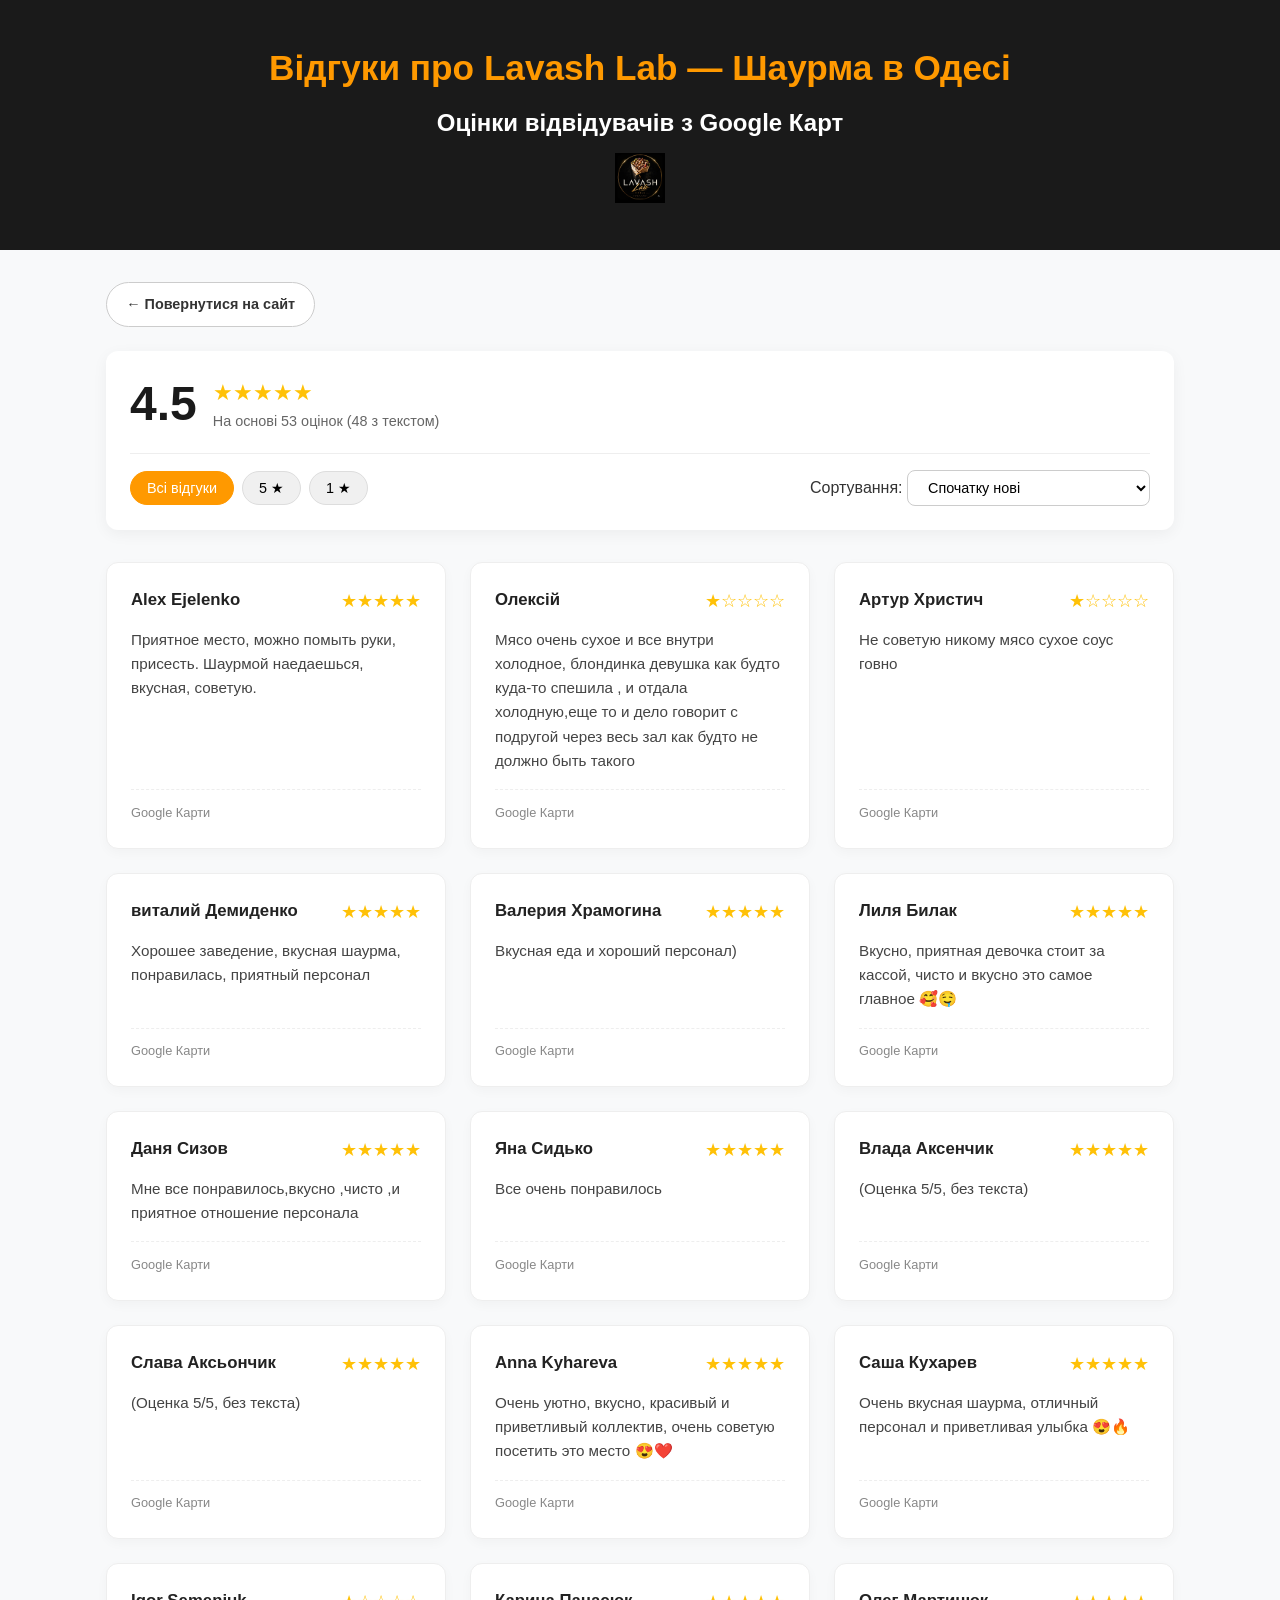
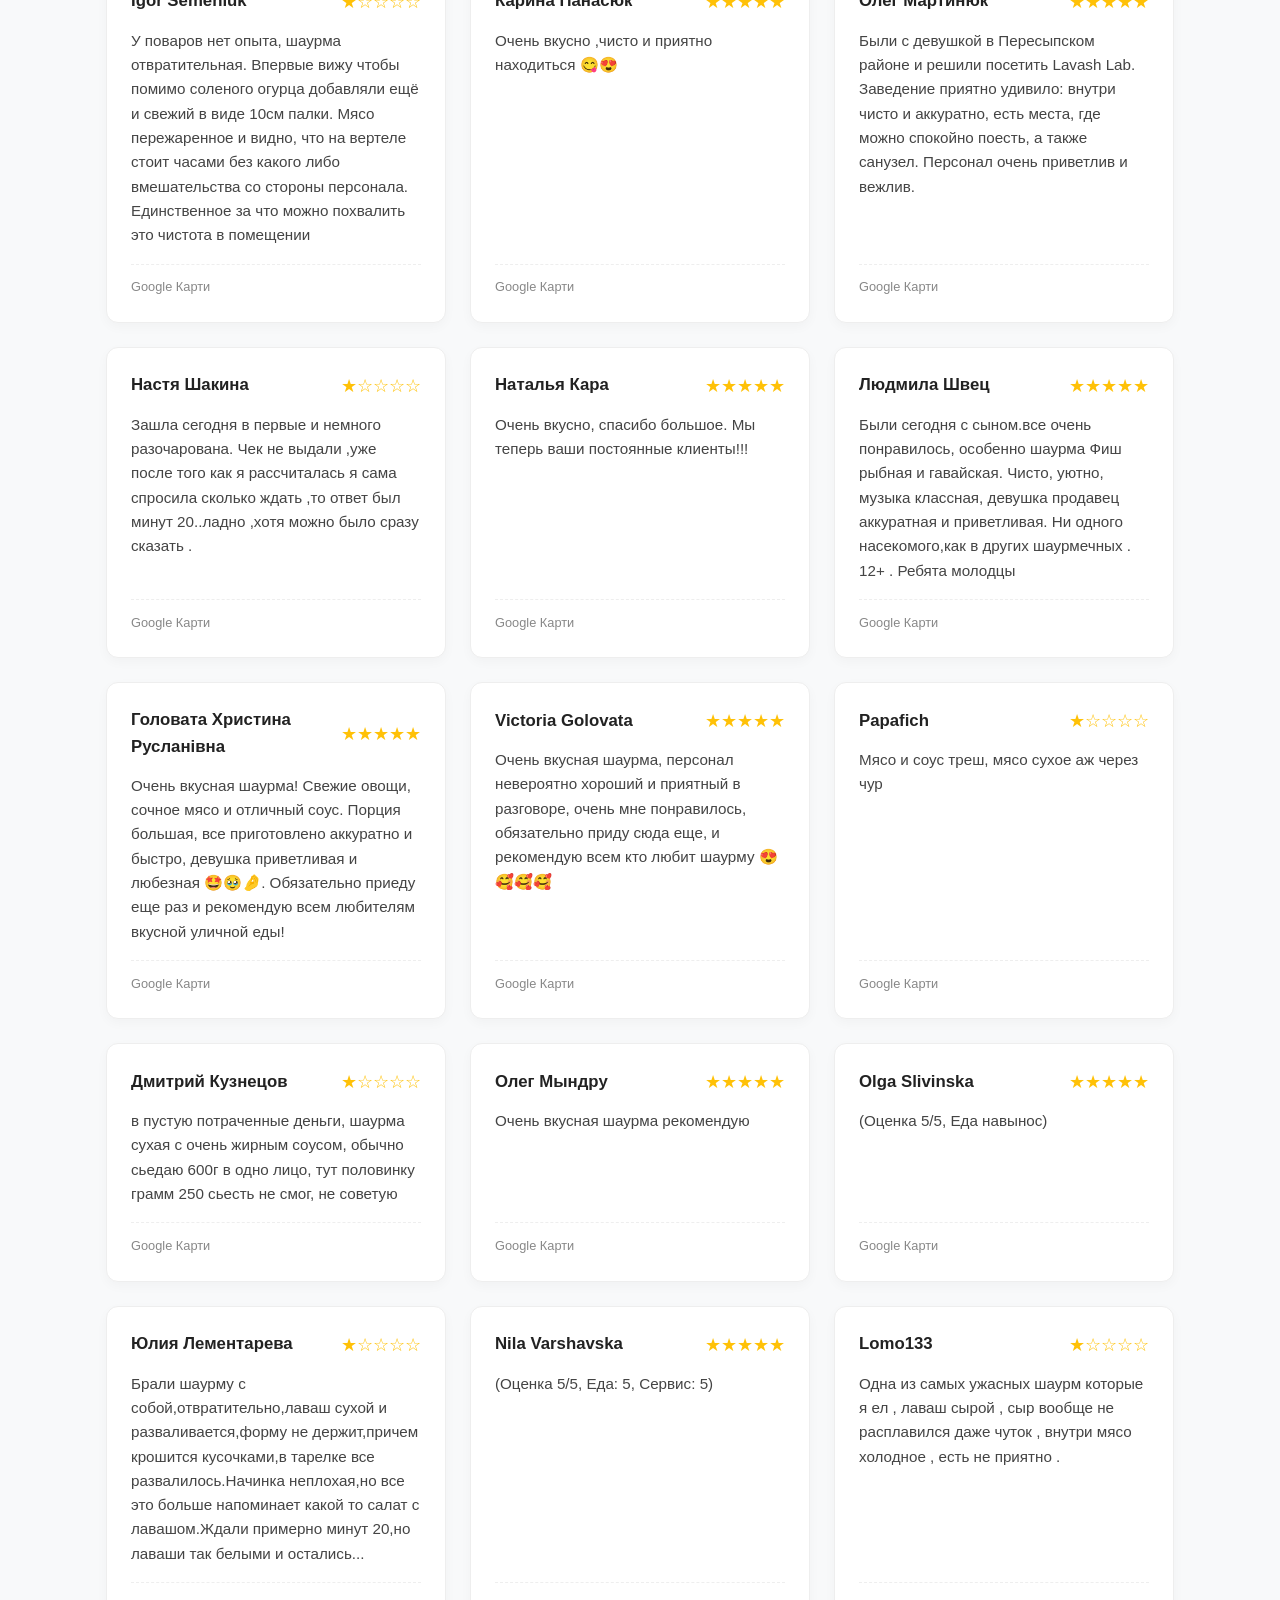
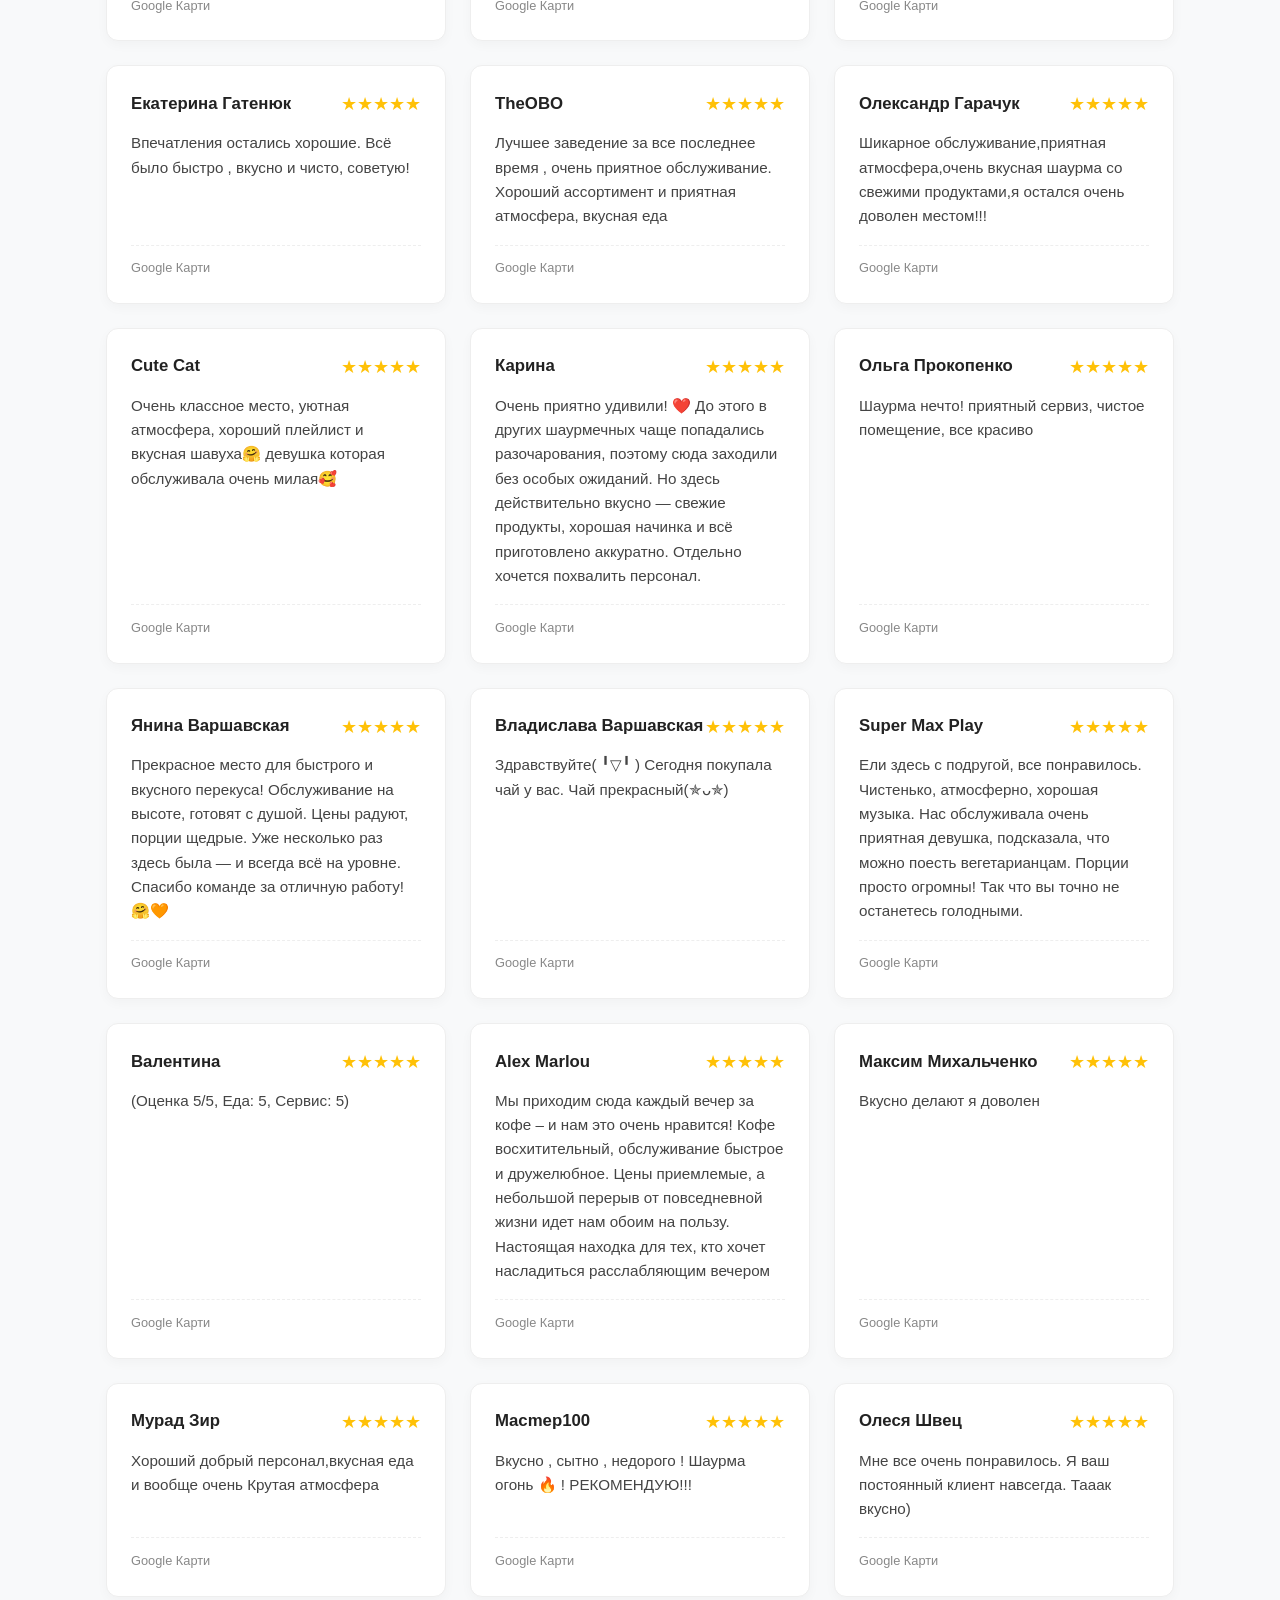
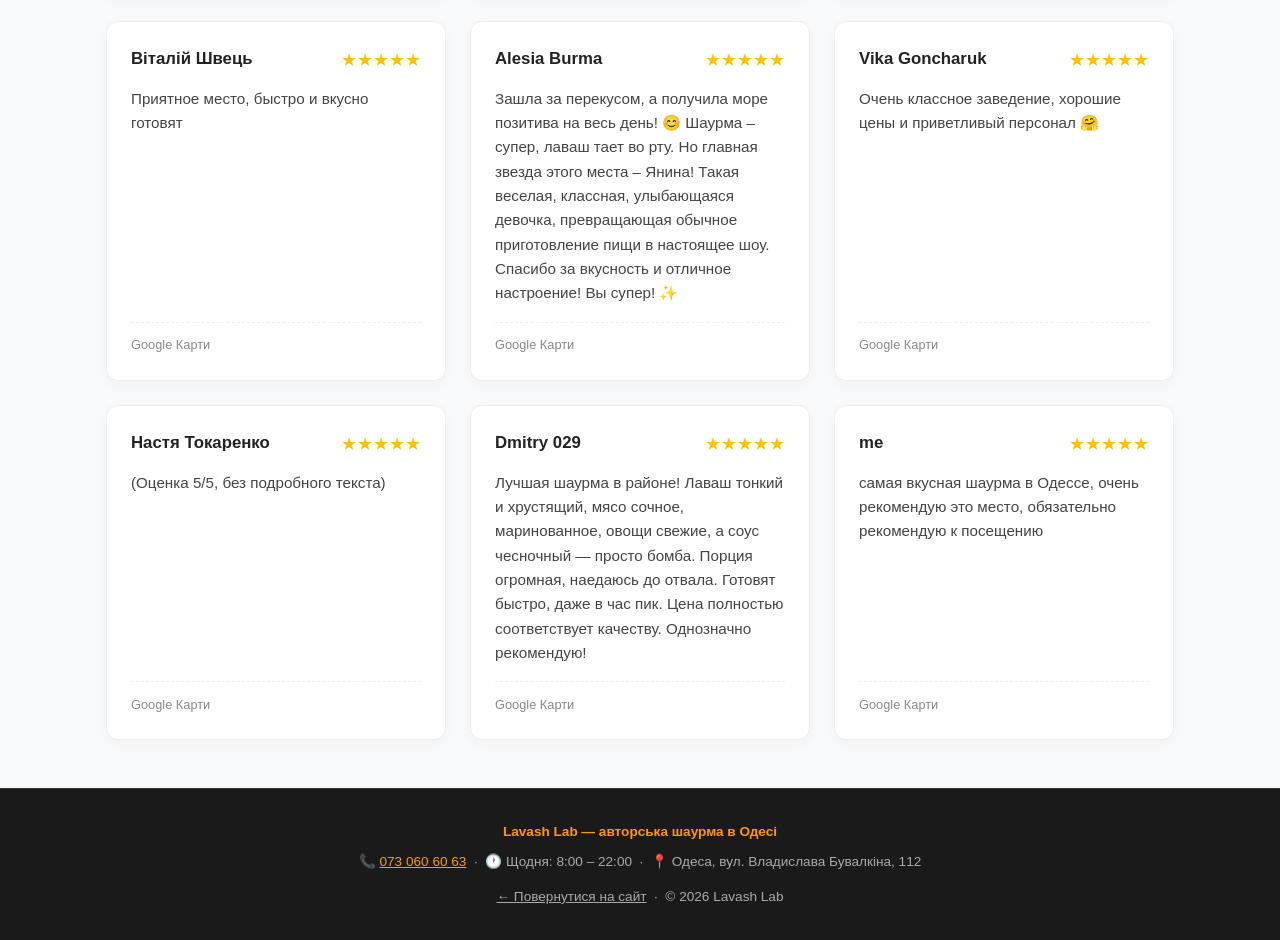
<file: reviews.html>
<!doctype html>
<html lang="uk">
  <head>
    <meta charset="UTF-8" />
    <meta name="viewport" content="width=device-width, initial-scale=1.0" />
    <title>Відгуки про Lavash Lab — Шаурма в Одесі | Оцінки гостей</title>
    <meta
      name="description"
      content="Читайте реальні відгуки гостей про авторську шаурму Lavash Lab в Одесі. Оцінка 4.5 на основі відгуків з Google Карт."
    />
    <meta name="robots" content="index, follow" />
    <link rel="canonical" href="https://lavashlab.od.ua/reviews.html" />
    <link rel="icon" href="logo.jpg" />


    <!-- Структурированные данные: рейтинг для расширенного сниппета -->
    <script type="application/ld+json">
    {
      "@context": "https://schema.org",
      "@type": "Restaurant",
      "name": "Lavash Lab",
      "url": "https://lavashlab.od.ua/reviews.html",
      "telephone": "+380730606063",
      "address": { "@type": "PostalAddress", "streetAddress": "вул. Владислава Бувалкіна, 112", "addressLocality": "Одеса", "addressCountry": "UA" },
            "geo": {
        "@type": "GeoCoordinates",
        "latitude": 46.58889064866462,
        "longitude": 30.7941801773346
      },
      "aggregateRating": { "@type": "AggregateRating", "ratingValue": "4.5", "reviewCount": "53" }
    }
    </script>
    <!-- Open Graph (для соцмереж та месенджерів) -->
    <meta
      property="og:title"
      content="Відгуки про Lavash Lab — Авторська шаурма"
    />
    <meta
      property="og:description"
      content="Дізнайтесь, що кажуть гості про наш лаваш, соуси та обслуговування. Середня оцінка 4.5 зірочок!"
    />
    <meta property="og:image" content="https://lavashlab.od.ua/logo.jpg" />
    <meta property="og:url" content="https://lavashlab.od.ua/reviews.html" />
    <meta property="og:type" content="website" />

    <!-- Twitter Cards -->
    <meta name="twitter:card" content="summary" />
    <meta name="twitter:title" content="Відгуки гостей — Lavash Lab Одеса" />
    <meta
      name="twitter:description"
      content="Реальні відгуки відвідувачів Lavash Lab з Google Карт."
    />
    <meta name="twitter:image" content="https://lavashlab.od.ua/logo.jpg" />
    <style>
      * {
        box-sizing: border-box;
        margin: 0;
        padding: 0;
      }

      body {
        font-family: "Segoe UI", Tahoma, Geneva, Verdana, sans-serif;
        background-color: #f8f9fa;
        color: #333;
        line-height: 1.6;
      }

      header {
        background-color: #1a1a1a;
        color: #fff;
        padding: 2.5rem 1rem;
        text-align: center;
        position: relative;
      }

      header h1 {
        font-size: clamp(1.4rem, 4vw, 2.2rem);
        max-width: 900px;
        margin: 0 auto;
        margin-bottom: 0.5rem;
        color: #ff9900;
      }

      /* Кнопка "На главную" */
      .btn-back {
        display: inline-flex;
        align-items: center;
        gap: 0.5rem;
        color: #fff;
        background: rgba(255, 255, 255, 0.1);
        text-decoration: none;
        padding: 0.6rem 1.2rem;
        border-radius: 25px;
        font-size: 0.9rem;
        font-weight: 600;
        transition: all 0.2s ease;
        border: 1px solid rgba(255, 255, 255, 0.2);
      }

      .btn-back:hover {
        background: #ff9900;
        color: #fff;
        border-color: #ff9900;
      }

      header .btn-back {
        position: absolute;
        left: 1.5rem;
        top: 50%;
        transform: translateY(-50%);
      }

      .top-nav {
        margin-bottom: 1.5rem;
      }

      .top-nav .btn-back {
        color: #333;
        background: #fff;
        border: 1px solid #ccc;
      }

      .top-nav .btn-back:hover {
        color: #fff;
        background: #ff9900;
        border-color: #ff9900;
      }

      .container {
        max-width: 1100px;
        margin: 2rem auto;
        padding: 0 1rem;
      }

      /* Панель управления (Рейтинг, Фильтры, Сортировка) */
      .controls-panel {
        background: #fff;
        border-radius: 12px;
        padding: 1.5rem;
        box-shadow: 0 4px 15px rgba(0, 0, 0, 0.05);
        margin-bottom: 2rem;
        display: flex;
        flex-direction: column;
        gap: 1.2rem;
      }

      .rating-summary {
        display: flex;
        align-items: center;
        gap: 1rem;
      }

      .score-number {
        font-size: 3rem;
        font-weight: bold;
        color: #1a1a1a;
        line-height: 1;
      }

      .stars-total {
        color: #ffc107;
        font-size: 1.4rem;
      }

      .total-reviews {
        color: #666;
        font-size: 0.9rem;
      }

      .filter-sort-wrapper {
        display: flex;
        justify-content: space-between;
        align-items: center;
        flex-wrap: wrap;
        gap: 1rem;
        border-top: 1px solid #eee;
        padding-top: 1rem;
      }

      .filter-buttons {
        display: flex;
        gap: 0.5rem;
        flex-wrap: wrap;
      }

      .btn-filter {
        background: #f0f0f0;
        border: 1px solid #ddd;
        padding: 0.5rem 1rem;
        border-radius: 20px;
        cursor: pointer;
        font-size: 0.9rem;
        transition: all 0.2s ease;
      }

      .btn-filter.active,
      .btn-filter:hover {
        background: #ff9900;
        color: #fff;
        border-color: #ff9900;
      }

      .sort-group select {
        padding: 0.5rem 1rem;
        border-radius: 8px;
        border: 1px solid #ccc;
        font-size: 0.9rem;
        outline: none;
        background: #fff;
        cursor: pointer;
      }

      /* Сетка отзывов */
      .reviews-grid {
        display: grid;
        grid-template-columns: repeat(auto-fill, minmax(320px, 1fr));
        gap: 1.5rem;
      }

      .review-card {
        background: #fff;
        border-radius: 12px;
        padding: 1.5rem;
        box-shadow: 0 4px 12px rgba(0, 0, 0, 0.03);
        display: flex;
        flex-direction: column;
        justify-content: space-between;
        border: 1px solid #eee;
        transition: transform 0.2s ease;
      }

      .review-card:hover {
        transform: translateY(-3px);
      }

      .review-header {
        display: flex;
        justify-content: space-between;
        align-items: center;
        margin-bottom: 0.8rem;
      }

      .author-name {
        font-weight: bold;
        font-size: 1.05rem;
        color: #222;
      }

      .card-stars {
        color: #ffc107;
        font-size: 1.1rem;
      }

      .review-body {
        font-size: 0.95rem;
        color: #444;
        margin-bottom: 1rem;
        word-wrap: break-word;
      }

      .review-footer {
        font-size: 0.8rem;
        color: #888;
        display: flex;
        justify-content: space-between;
        border-top: 1px dashed #eee;
        padding-top: 0.8rem;
      }

      .no-reviews {
        text-align: center;
        grid-column: 1 / -1;
        padding: 3rem;
        color: #777;
      }

      .header-logo {
        max-height: 50px;
        margin-top: 10px;
      }

      @media (max-width: 600px) {
        header .btn-back {
          position: static;
          transform: none;
          margin-bottom: 1rem;
        }
      }
    </style>
  </head>
  <body>
    <header>
      <h1>Відгуки про Lavash Lab — Шаурма в Одесі</h1>
      <h2>Оцінки відвідувачів з Google Карт</h2>
      <img
        src="logo.jpg"
        alt="Lavash Lab - Відгуки гостей"
        class="header-logo"
      />
    </header>

    <div class="container">
      <div class="top-nav">
        <a href="index.html" class="btn-back">← Повернутися на сайт</a>
      </div>

      <!-- Панель управления -->
      <div class="controls-panel">
        <div class="rating-summary">
          <div class="score-number">4.5</div>
          <div>
            <div class="stars-total">★★★★★</div>
            <div class="total-reviews">На основі 53 оцінок (48 з текстом)</div>
          </div>
        </div>

        <div class="filter-sort-wrapper">
          <div class="filter-buttons">
            <button
              class="btn-filter active"
              onclick="filterReviews('all', this)"
            >
              Всі відгуки
            </button>
            <button class="btn-filter" onclick="filterReviews(5, this)">
              5 ★
            </button>
            <button class="btn-filter" onclick="filterReviews(1, this)">
              1 ★
            </button>
          </div>

          <div class="sort-group">
            <label for="sortSelect">Сортування: </label>
            <select id="sortSelect" onchange="sortReviews()">
              <option value="newest">Спочатку нові</option>
              <option value="oldest">Спочатку старі</option>
              <option value="highest">Спочатку з високою оцінкою</option>
              <option value="lowest">Спочатку з низькою оцінкою</option>
            </select>
          </div>
        </div>
      </div>

      <!-- Контейнер отзывов -->
      <div class="reviews-grid" id="reviewsGrid"></div>
    </div>


    <footer style="background: #1a1a1a; color: #aaa; text-align: center; padding: 2rem 1rem; font-size: 0.85rem; border-top: 1px solid #333; margin-top: 3rem;">
      <p style="color: #ff9900; font-weight: bold; margin-bottom: 0.5rem;">Lavash Lab — авторська шаурма в Одесі</p>
      <p>📞 <a href="tel:0730606063" style="color: #ff9900;">073 060 60 63</a> &nbsp;·&nbsp; 🕐 Щодня: 8:00 – 22:00 &nbsp;·&nbsp; 📍 Одеса, вул. Владислава Бувалкіна, 112</p>
      <p style="margin-top: 0.8rem;"><a href="index.html" style="color: #aaa;">← Повернутися на сайт</a> &nbsp;·&nbsp; © 2026 Lavash Lab</p>
    </footer>

    <script>
      // Все 48 отзывов с текстом из списка
      const reviewsData = [
        {
          id: 1,
          author: "me",
          rating: 5,
          text: "самая вкусная шаурма в Одессе, очень рекомендую это место, обязательно рекомендую к посещению",
        },
        {
          id: 2,
          author: "Dmitry 029",
          rating: 5,
          text: "Лучшая шаурма в районе! Лаваш тонкий и хрустящий, мясо сочное, маринованное, овощи свежие, а соус чесночный — просто бомба. Порция огромная, наедаюсь до отвала. Готовят быстро, даже в час пик. Цена полностью соответствует качеству. Однозначно рекомендую!",
        },
        {
          id: 3,
          author: "Настя Токаренко",
          rating: 5,
          text: "(Оценка 5/5, без подробного текста)",
        },
        {
          id: 4,
          author: "Vika Goncharuk",
          rating: 5,
          text: "Очень классное заведение, хорошие цены и приветливый персонал 🤗",
        },
        {
          id: 5,
          author: "Alesia Burma",
          rating: 5,
          text: "Зашла за перекусом, а получила море позитива на весь день! 😊 Шаурма – супер, лаваш тает во рту. Но главная звезда этого места – Янина! Такая веселая, классная, улыбающаяся девочка, превращающая обычное приготовление пищи в настоящее шоу. Спасибо за вкусность и отличное настроение! Вы супер! ✨",
        },
        {
          id: 6,
          author: "Віталій Швець",
          rating: 5,
          text: "Приятное место, быстро и вкусно готовят",
        },
        {
          id: 7,
          author: "Олеся Швец",
          rating: 5,
          text: "Мне все очень понравилось. Я ваш постоянный клиент навсегда. Тааак вкусно)",
        },
        {
          id: 8,
          author: "Macmep100",
          rating: 5,
          text: "Вкусно , сытно , недорого ! Шаурма огонь 🔥 ! РЕКОМЕНДУЮ!!!",
        },
        {
          id: 9,
          author: "Мурад Зир",
          rating: 5,
          text: "Хороший добрый персонал,вкусная еда и вообще очень Крутая атмосфера",
        },
        {
          id: 10,
          author: "Максим Михальченко",
          rating: 5,
          text: "Вкусно делают я доволен",
        },
        {
          id: 11,
          author: "Alex Marlou",
          rating: 5,
          text: "Мы приходим сюда каждый вечер за кофе – и нам это очень нравится! Кофе восхитительный, обслуживание быстрое и дружелюбное. Цены приемлемые, а небольшой перерыв от повседневной жизни идет нам обоим на пользу. Настоящая находка для тех, кто хочет насладиться расслабляющим вечером",
        },
        {
          id: 12,
          author: "Валентина",
          rating: 5,
          text: "(Оценка 5/5, Еда: 5, Сервис: 5)",
        },
        {
          id: 13,
          author: "Super Max Play",
          rating: 5,
          text: "Ели здесь с подругой, все понравилось. Чистенько, атмосферно, хорошая музыка. Нас обслуживала очень приятная девушка, подсказала, что можно поесть вегетарианцам. Порции просто огромны! Так что вы точно не останетесь голодными.",
        },
        {
          id: 14,
          author: "Владислава Варшавская",
          rating: 5,
          text: "Здравствуйте(⁠ ⁠╹⁠▽⁠╹⁠⁠ ⁠) Сегодня покупала чай у вас. Чай прекрасный(⁠✯⁠ᴗ⁠✯⁠)",
        },
        {
          id: 15,
          author: "Янина Варшавская",
          rating: 5,
          text: "Прекрасное место для быстрого и вкусного перекуса! Обслуживание на высоте, готовят с душой. Цены радуют, порции щедрые. Уже несколько раз здесь была — и всегда всё на уровне. Спасибо команде за отличную работу!🤗🧡",
        },
        {
          id: 16,
          author: "Ольга Прокопенко",
          rating: 5,
          text: "Шаурма нечто! приятный сервиз, чистое помещение, все красиво",
        },
        {
          id: 17,
          author: "Карина",
          rating: 5,
          text: "Очень приятно удивили! ❤️️ До этого в других шаурмечных чаще попадались разочарования, поэтому сюда заходили без особых ожиданий. Но здесь действительно вкусно — свежие продукты, хорошая начинка и всё приготовлено аккуратно. Отдельно хочется похвалить персонал.",
        },
        {
          id: 18,
          author: "Cute Cat",
          rating: 5,
          text: "Очень классное место, уютная атмосфера, хороший плейлист и вкусная шавуха🤗 девушка которая обслуживала очень милая🥰",
        },
        {
          id: 19,
          author: "Олександр Гарачук",
          rating: 5,
          text: "Шикарное обслуживание,приятная атмосфера,очень вкусная шаурма со свежими продуктами,я остался очень доволен местом!!!",
        },
        {
          id: 20,
          author: "TheOBO",
          rating: 5,
          text: "Лучшее заведение за все последнее время , очень приятное обслуживание. Хороший ассортимент и приятная атмосфера, вкусная еда",
        },
        {
          id: 21,
          author: "Екатерина Гатенюк",
          rating: 5,
          text: "Впечатления остались хорошие. Всё было быстро , вкусно и чисто, советую!",
        },
        {
          id: 22,
          author: "Lomo133",
          rating: 1,
          text: "Одна из самых ужасных шаурм которые я ел , лаваш сырой , сыр вообще не расплавился даже чуток , внутри мясо холодное , есть не приятно .",
        },
        {
          id: 23,
          author: "Nila Varshavska",
          rating: 5,
          text: "(Оценка 5/5, Еда: 5, Сервис: 5)",
        },
        {
          id: 24,
          author: "Юлия Лементарева",
          rating: 1,
          text: "Брали шаурму с собой,отвратительно,лаваш сухой и разваливается,форму не держит,причем крошится кусочками,в тарелке все развалилось.Начинка неплохая,но все это больше напоминает какой то салат с лавашом.Ждали примерно минут 20,но лаваши так белыми и остались...",
        },
        {
          id: 25,
          author: "Olga Slivinska",
          rating: 5,
          text: "(Оценка 5/5, Еда навынос)",
        },
        {
          id: 26,
          author: "Олег Мындру",
          rating: 5,
          text: "Очень вкусная шаурма рекомендую",
        },
        {
          id: 27,
          author: "Дмитрий Кузнецов",
          rating: 1,
          text: "в пустую потраченные деньги, шаурма сухая с очень жирным соусом, обычно сьедаю 600г в одно лицо, тут половинку грамм 250 сьесть не смог, не советую",
        },
        {
          id: 28,
          author: "Papafich",
          rating: 1,
          text: "Мясо и соус треш, мясо сухое аж через чур",
        },
        {
          id: 29,
          author: "Victoria Golovata",
          rating: 5,
          text: "Очень вкусная шаурма, персонал невероятно хороший и приятный в разговоре, очень мне понравилось, обязательно приду сюда еще, и рекомендую всем кто любит шаурму 😍🥰🥰🥰",
        },
        {
          id: 30,
          author: "Головата Христина Русланівна",
          rating: 5,
          text: "Очень вкусная шаурма! Свежие овощи, сочное мясо и отличный соус. Порция большая, все приготовлено аккуратно и быстро, девушка приветливая и любезная 🤩🥹🤌. Обязательно приеду еще раз и рекомендую всем любителям вкусной уличной еды!",
        },
        {
          id: 31,
          author: "Людмила Швец",
          rating: 5,
          text: "Были сегодня с сыном.все очень понравилось, особенно шаурма Фиш рыбная и гавайская. Чисто, уютно, музыка классная, девушка продавец аккуратная и приветливая. Ни одного насекомого,как в других шаурмечных . 12+ . Ребята молодцы",
        },
        {
          id: 32,
          author: "Наталья Кара",
          rating: 5,
          text: "Очень вкусно, спасибо большое. Мы теперь ваши постоянные клиенты!!!",
        },
        {
          id: 33,
          author: "Настя Шакина",
          rating: 1,
          text: "Зашла сегодня в первые и немного разочарована. Чек не выдали ,уже после того как я рассчиталась я сама спросила сколько ждать ,то ответ был минут 20..ладно ,хотя можно было сразу сказать .",
        },
        {
          id: 34,
          author: "Олег Мартинюк",
          rating: 5,
          text: "Были с девушкой в Пересыпском районе и решили посетить Lavash Lab. Заведение приятно удивило: внутри чисто и аккуратно, есть места, где можно спокойно поесть, а также санузел. Персонал очень приветлив и вежлив.",
        },
        {
          id: 35,
          author: "Карина Панасюк",
          rating: 5,
          text: "Очень вкусно ,чисто и приятно находиться 😋😍",
        },
        {
          id: 36,
          author: "Igor Semeniuk",
          rating: 1,
          text: "У поваров нет опыта, шаурма отвратительная. Впервые вижу чтобы помимо соленого огурца добавляли ещё и свежий в виде 10см палки. Мясо пережаренное и видно, что на вертеле стоит часами без какого либо вмешательства со стороны персонала. Единственное за что можно похвалить это чистота в помещении",
        },
        {
          id: 37,
          author: "Саша Кухарев",
          rating: 5,
          text: "Очень вкусная шаурма, отличный персонал и приветливая улыбка 😍🔥",
        },
        {
          id: 38,
          author: "Anna Kyhareva",
          rating: 5,
          text: "Очень уютно, вкусно, красивый и приветливый коллектив, очень советую посетить это место 😍❤️",
        },
        {
          id: 39,
          author: "Слава Аксьончик",
          rating: 5,
          text: "(Оценка 5/5, без текста)",
        },
        {
          id: 40,
          author: "Влада Аксенчик",
          rating: 5,
          text: "(Оценка 5/5, без текста)",
        },
        {
          id: 41,
          author: "Яна Сидько",
          rating: 5,
          text: "Все очень понравилось",
        },
        {
          id: 42,
          author: "Даня Сизов",
          rating: 5,
          text: "Мне все понравилось,вкусно ,чисто ,и приятное отношение персонала",
        },
        {
          id: 43,
          author: "Лиля Билак",
          rating: 5,
          text: "Вкусно, приятная девочка стоит за кассой, чисто и вкусно это самое главное 🥰🤤",
        },
        {
          id: 44,
          author: "Валерия Храмогина",
          rating: 5,
          text: "Вкусная еда и хороший персонал)",
        },
        {
          id: 45,
          author: "виталий Демиденко",
          rating: 5,
          text: "Хорошее заведение, вкусная шаурма, понравилась, приятный персонал",
        },
        {
          id: 46,
          author: "Артур Христич",
          rating: 1,
          text: "Не советую никому мясо сухое соус говно",
        },
        {
          id: 47,
          author: "Олексій",
          rating: 1,
          text: "Мясо очень сухое и все внутри холодное, блондинка девушка как будто куда-то спешила , и отдала холодную,еще то и дело говорит с подругой через весь зал как будто не должно быть такого",
        },
        {
          id: 48,
          author: "Alex Ejelenko",
          rating: 5,
          text: "Приятное место, можно помыть руки, присесть. Шаурмой наедаешься, вкусная, советую.",
        },
      ];

      let currentFilter = 'all';

      function getStarsHtml(rating) {
        return '★'.repeat(rating) + '☆'.repeat(5 - rating);
      }

      function renderReviews(reviews) {
        const grid = document.getElementById('reviewsGrid');
        if (!reviews || reviews.length === 0) {
          grid.innerHTML = '<div class="no-reviews">Відгуків не знайдено</div>';
          return;
        }

        grid.innerHTML = reviews.map(review => `
          <div class="review-card">
            <div>
              <div class="review-header">
                <span class="author-name">${review.author}</span>
                <span class="card-stars">${getStarsHtml(review.rating)}</span>
              </div>
              <div class="review-body">${review.text}</div>
            </div>
            <div class="review-footer">
              <span>Google Карти</span>
            </div>
          </div>
        `).join('');
      }

      function getProcessedReviews() {
        let list = [...reviewsData];

        if (currentFilter !== 'all') {
          list = list.filter(r => r.rating === Number(currentFilter));
        }

        const sortValue = document.getElementById('sortSelect').value;
        if (sortValue === 'newest') {
          list.sort((a, b) => b.id - a.id);
        } else if (sortValue === 'oldest') {
          list.sort((a, b) => a.id - b.id);
        } else if (sortValue === 'highest') {
          list.sort((a, b) => b.rating - a.rating);
        } else if (sortValue === 'lowest') {
          list.sort((a, b) => a.rating - b.rating);
        }

        return list;
      }

      function filterReviews(filter, button) {
        currentFilter = filter;
        document.querySelectorAll('.btn-filter').forEach(btn => btn.classList.remove('active'));
        if (button) button.classList.add('active');
        renderReviews(getProcessedReviews());
      }

      function sortReviews() {
        renderReviews(getProcessedReviews());
      }

      // Инициализация при загрузке
      document.addEventListener('DOMContentLoaded', () => {
        renderReviews(getProcessedReviews());
      });
    </script>
  </body>
</html>
</file>
